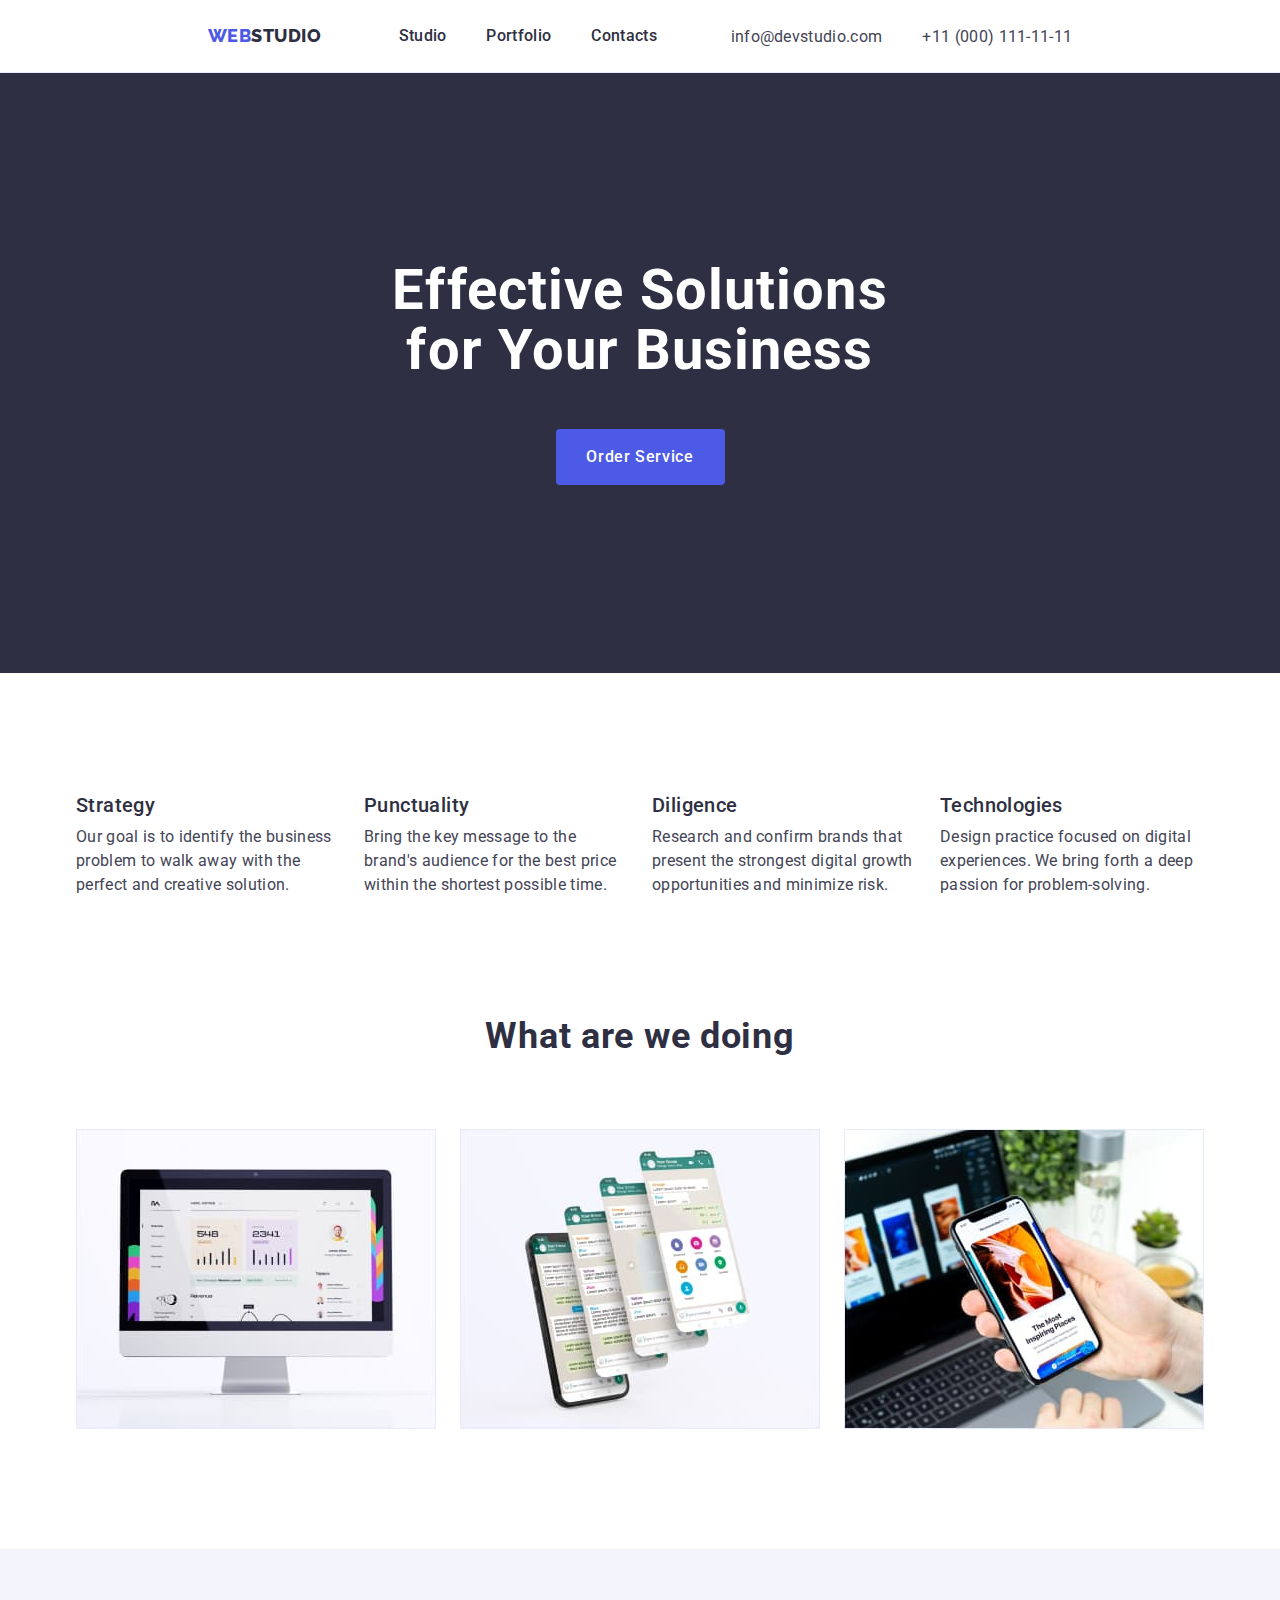
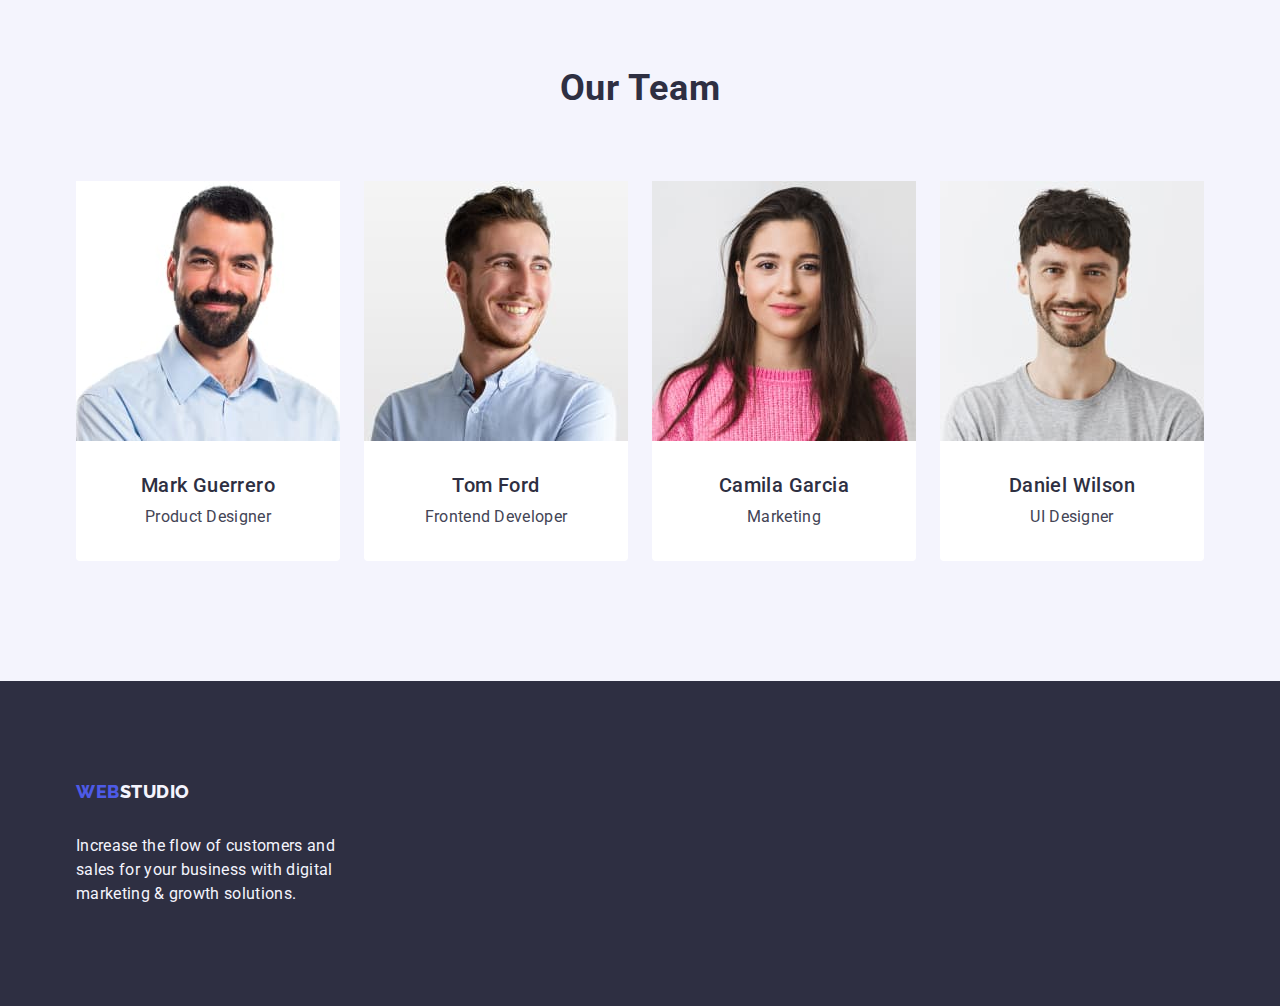
<file: index.html>
<!DOCTYPE html>
<html lang="en">
<head>
    <meta charset="UTF-8">
    <meta name="viewport" content="width=device-width, initial-scale=1.0">
    <link rel="stylesheet" href="https://cdnjs.cloudflare.com/ajax/libs/modern-normalize/1.0.0/modern-normalize.min.css">
    <link rel="stylesheet" href="./css/styles.css">
    <link rel="preconnect" href="https://fonts.googleapis.com">
    <link rel="preconnect" href="https://fonts.gstatic.com" crossorigin>
    <link href="https://fonts.googleapis.com/css2?family=Raleway:wght@800&family=Roboto:wght@400;500;700;900&display=swap"
        rel="stylesheet">
<title>Main page</title>
</head>
<body>
    <header class="top">
        <div class="container top-container">
            <nav class="full-navigation"><a class="logo link" href="https://ljarocka.github.io/goit-markup-hw-03II/">
                    Web<span class="logo-highlight">Studio</span></a>
                <ul class="navigation-menu list">
                    <li><a class="navigation link" href="./index.html">Studio</a></li>
                    <li><a class="navigation link" href="./portfolio.html">Portfolio</a></li>
                    <li><a class="navigation link" href="">Contacts</a></li>
                </ul>
            </nav>
            <address>
                <ul class="contact-menu list">
                    <li><a href="mailto:info@devstudio.com" class="contact link contact-mail">info@devstudio.com</a>
                    </li>
                    <li><a href="tel:+11(000)111-11-11" class="contact link contact-tel">+11 (000) 111-11-11</a>
                    </li>
                </ul>
            </address>
        </div>
    </header>
<main>
<section class="first-order-section">
    <div class="section-order container">
        <h1 class="first-order">Effective Solutions
    for Your Business</h1>
<button type="button" class="order-button">Order Service</button></div>
</section>
<section class="goals">
<div class="mision container"><h2 class="visually-hidden">Description</h2>
    <ul class="description-list list">
        <li class="description-box">
            <h3 class="description-name">Strategy</h3>
            <p class="text">Our goal is to identify the business problem to walk away with the perfect and creative solution.</p></li>
        <li class="description-box">
            <h3 class="description-name">Punctuality</h3>
            <p class="text">Bring the key message to the brand's audience for the best price within the shortest possible time.</p></li>
        <li class="description-box">
            <h3 class="description-name">Diligence</h3>
            <p class="text">Research and confirm brands that present the strongest digital growth opportunities and minimize risk.</p></li>
        <li class="description-box">
            <h3 class="description-name">Technologies</h3>
            <p class="text">Design practice focused on digital experiences. We bring forth a deep passion for problem-solving.</p></li>
    </ul></div>
</section>
<section class="company-services"><div class="container section-services">
            <h2 class="service-fields">What are we doing</h2>
            <ul class="services list">
        <li class="service-options"><img src="images/img1.jpg" alt="Komputer" width="360" height="300"></li>
        <li class="service-options"><img src="images/img2.jpg" alt="Telefon z aplikacjami" width="360" height="300"></li>
        <li class="service-options"><img src="images/img3.jpg" alt="Komputer z telefonem w ręce" width="360" height="300"></li></ul>
</div></section>
<section class="team"><div class="container section-team">
    <h2 class="service-fields">Our Team</h2>
    <ul class="team-members list">
        <li class="person"><img src="images/Mark.jpg" alt="man-with-a-black-beard" width="264" height="260"><div class="person-details"><h3  class="description-name">Mark Guerrero</h3><p class="text">Product Designer</p></div></li>
        <li class="person"><img src="images/Tom.jpg" alt="man-with-a-red-beard" width="264" height="260"><div class="person-details"><h3  class="description-name">Tom Ford</h3><p class="text">Frontend Developer</p></div></li>
        <li class="person"><img src="images/Camilla.jpg" alt="woman-in-a-pink-sweater" width="264" height="260"><div class="person-details"><h3  class="description-name">Camila Garcia</h3><p class="text">Marketing</p></div></li>
        <li class="person"><img src="images/Daniel.jpg" alt="man-in-a-gray-T-shirt" width="264" height="260"><div class="person-details"><h3  class="description-name">Daniel Wilson</h3><p class="text">UI Designer</p></div></li></ul>
</div></section></main>
<footer class="end-section"><div class="container"><a class="logo link" href="https://ljarocka.github.io/goit-markup-hw-03II/">Web<span class="studio-highlight">Studio</span>
</a>
<p class="page-end">Increase the flow of customers and sales for your business with digital marketing & growth solutions.</p>
</div></footer></body>
</html>
</file>
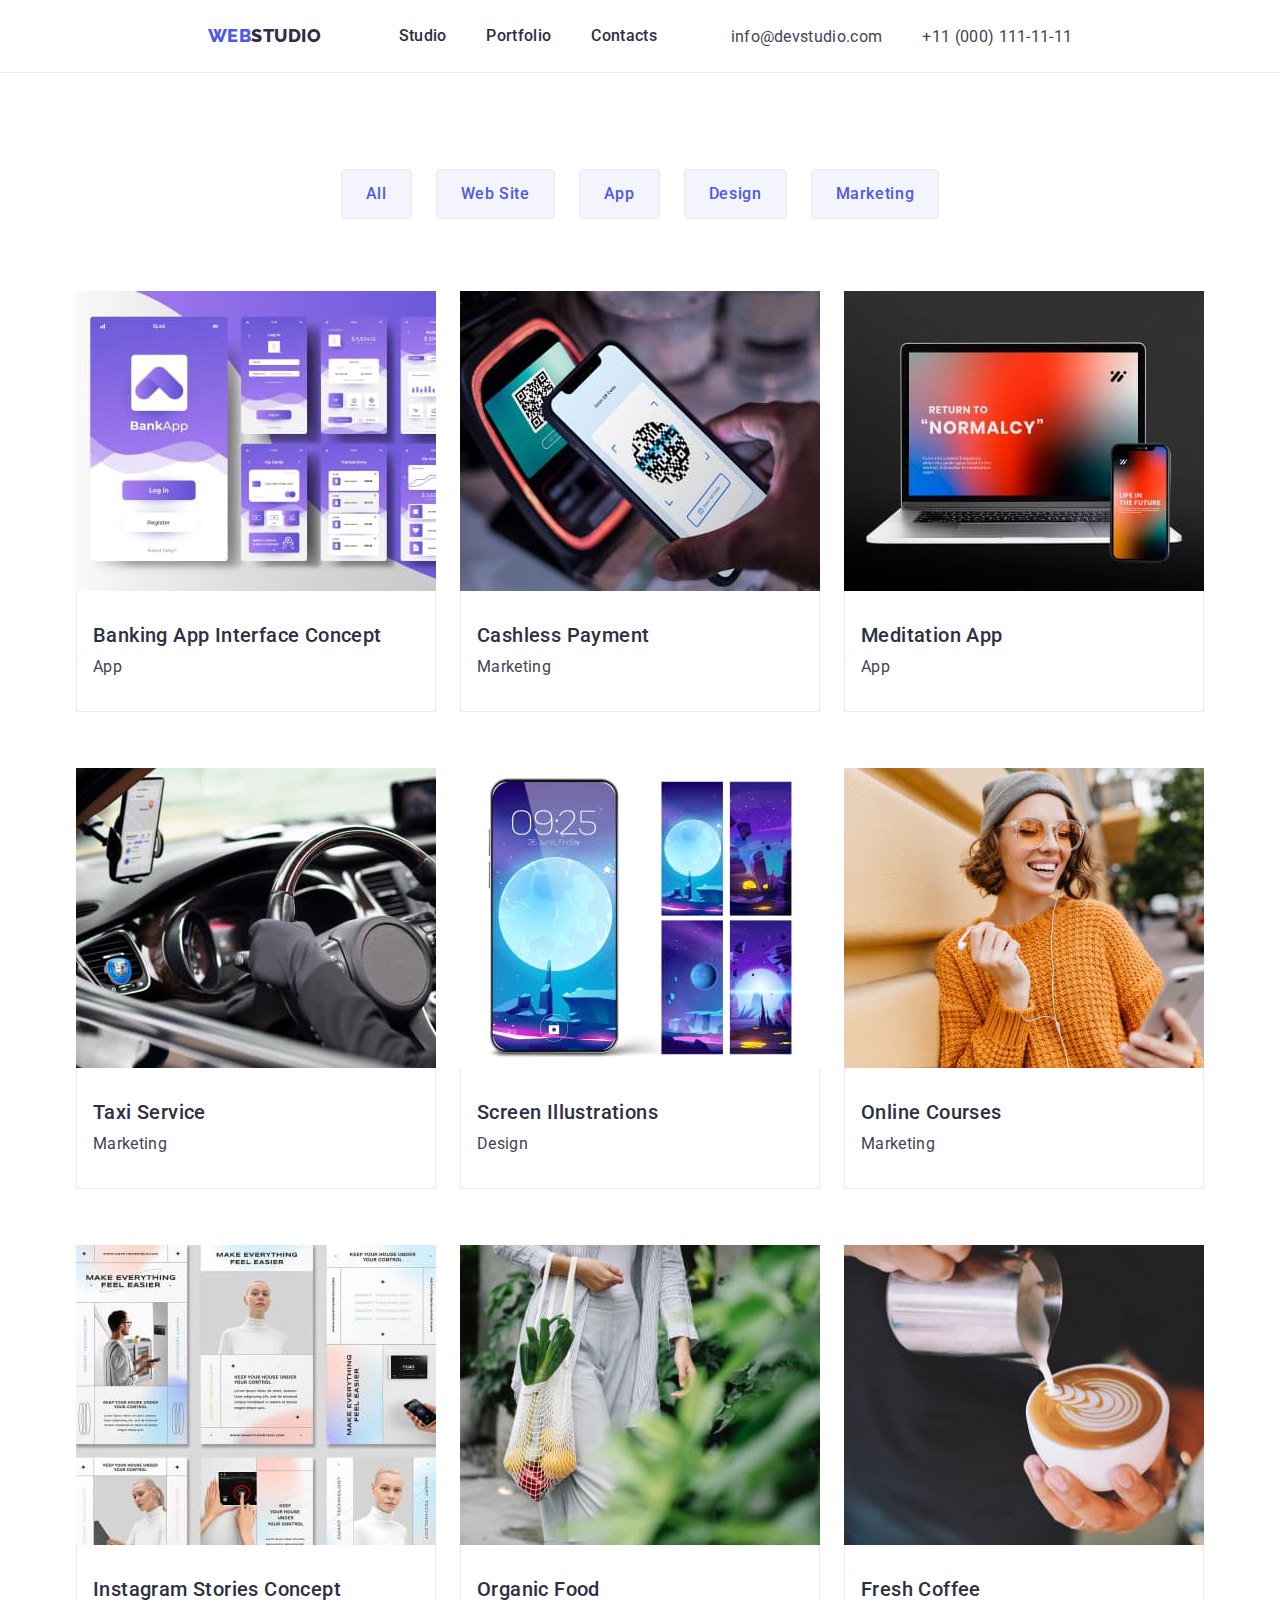
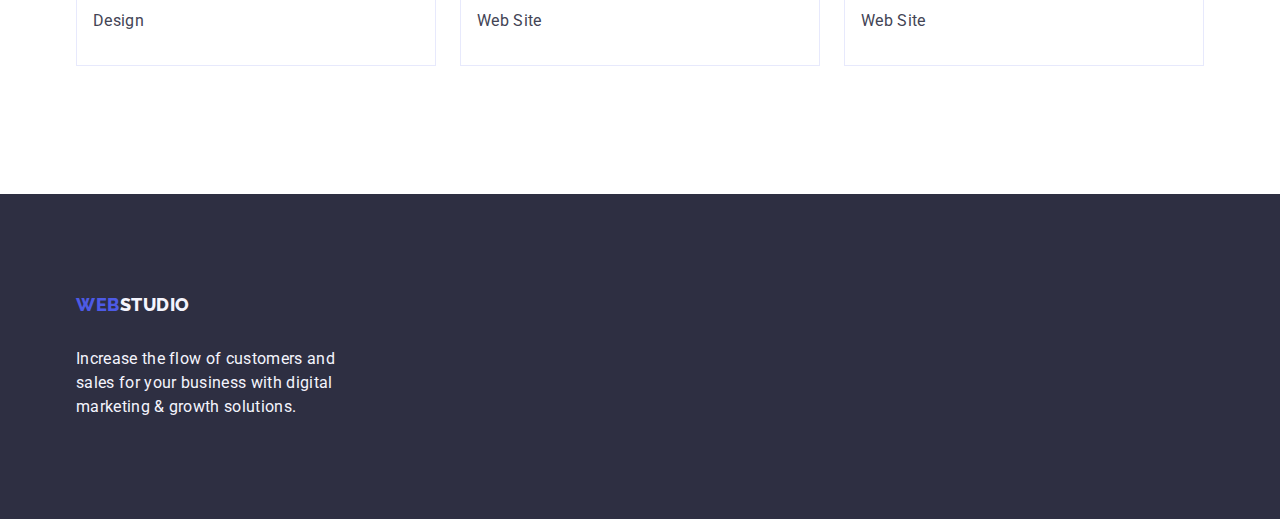
<file: portfolio.html>
<!DOCTYPE html>
<html lang="en">
<head>
    <meta charset="UTF-8">
    <meta name="viewport" content="width=device-width, initial-scale=1.0">
    <link rel="stylesheet" href="https://cdnjs.cloudflare.com/ajax/libs/modern-normalize/1.0.0/modern-normalize.min.css">
    <link rel="stylesheet" href="./css/styles.css">
    <link rel="preconnect" href="https://fonts.googleapis.com">
    <link rel="preconnect" href="https://fonts.gstatic.com" crossorigin>
    <link href="https://fonts.googleapis.com/css2?family=Raleway:wght@800&family=Roboto:wght@400;500;700;900&display=swap"
    rel="stylesheet">
     <title>Portfolio</title>
    </head>
    <body>
            <header class="top">
                <div class="container top-container">
                    <nav class="full-navigation"><a class="logo link"
                            href="https://ljarocka.github.io/goit-markup-hw-03II/">
                            Web<span class="logo-highlight">Studio</span></a>
                        <ul class="navigation-menu list">
                            <li><a class="navigation link" href="./index.html">Studio</a></li>
                            <li><a class="navigation link" href="./portfolio.html">Portfolio</a></li>
                            <li><a class="navigation link" href="">Contacts</a></li>
                        </ul>
                    </nav>
                    <address>
                        <ul class="contact-menu list">
                            <li><a href="mailto:info@devstudio.com" class="contact link contact-mail">info@devstudio.com</a>
                            </li>
                            <li><a href="tel:+11(000)111-11-11" class="contact link contact-tel">+11 (000) 111-11-11</a>
                            </li>
                        </ul>
                    </address>
                </div>
            </header>
        <main>
            <section class="company-portfolio"><div class="portfolio container">
            <h1 class="visually-hidden">To jest Portfolio</h1>
                <ul class="service-navigation-menu list">
                <li><button type="button" class="service-navigation">All</button></li>
                <li><button type="button" class="service-navigation">Web Site</button></li>
                <li><button type="button" class="service-navigation">App</button></li>
                <li><button type="button" class="service-navigation">Design</button></li>
                <li><button type="button" class="service-navigation">Marketing</button></li></ul>
                <ul class="service-carts list">
                    <li class="item"><a class="link" href=""><img class="link" src="./images/banking.jpg" alt="banking" width="360">
                       <div class="item-name"> <h2 class="description-name">Banking App Interface Concept</h2>
                        <p class="text">App</p></div></a>
                    </li>
                    <li  class="item"><a class="link" href=""><img class="link" src="./images/QRcode.jpg" alt="QRcode" width="360">
                        <div class="item-name"><h2 class="description-name">Cashless Payment</h2>
                        <p class="text">Marketing</p></div></a>
                    </li>
                    <li  class="item"><a class="link" href=""><img class="link" src="./images/computer-and-phone.jpg" alt="computer-and-phone" width="360">
                        <div class="item-name"><h2 class="description-name">Meditation App</h2>
                        <p class="text">App</p></div></a>
                    </li>
                    <li  class="item"><a class="link" href=""><img class="link" src="./images/steering-wheel.jpg" alt="steering-wheel" width="360">
                        <div class="item-name"><h2 class="description-name">Taxi Service</h2>
                        <p class="text">Marketing</p></div></a>
                    </li>
                    <li  class="item"><a class="link" href=""><img class="link" src="./images/app-on-your-phone.jpg" alt="app-on-your-phone" width="360">
                        <div class="item-name"><h2 class="description-name">Screen Illustrations</h2>
                        <p class="text">Design</p></div></a>
                    </li>
                    <li  class="item"><a class="link" href=""><img class="link" src="./images/girl-with-glasses.jpg" alt="girl-with-glasses" width="360">
                        <div class="item-name"><h2 class="description-name">Online Courses</h2>
                        <p class="text">Marketing</p></div></a>
                    </li>
                    <li  class="item"><a class="link" href=""><img class="link" src="./images/www-pages.jpg" alt="www-pages" width="360">
                        <div class="item-name"><h2 class="description-name">Instagram Stories Concept</h2>
                        <p class="text">Design</p></div></a>
                    </li>
                    <li  class="item"><a class="link" href=""><img class="link" src="./images/shopping-grid.jpg" alt="shopping-grid" width="360">
                        <div class="item-name"><h2 class="description-name">Organic Food</h2>
                        <p class="text">Web Site</p></div></a>
                    </li>
                    <li  class="item"><a class="link" href=""><img class="link" src="./images/coffee.jpg" alt="coffee" width="360">
                        <div class="item-name"><h2 class="description-name">Fresh Coffee</h2>
                        <p class="text">Web Site</p></div></a>
                    </li>
                </ul></div></section></main>
        <footer class="end-section">
            <div class="container page-footer"><a class="logo link"
                    href="https://ljarocka.github.io/goit-markup-hw-03II/">Web<span class="studio-highlight">Studio</span>
                </a>
                <p class="page-end">Increase the flow of customers and sales for your business with digital marketing & growth
                    solutions.</p>
            </div>
        </footer>
        </body>
        
        </html>
</file>
<file: css/styles.css>
*,
*::before,
*::after {
    box-sizing: border-box;
    margin: 0;
    padding: 0;
}
img {
    display: block;
    max-width: 100%;
    height: auto;
}
button {
    cursor: pointer;
    border: none;
    border-radius: 4px;
}
ul {
    list-style: none;
    margin: 0 auto;
    padding-left: 0;
}
:root {
--color-text: #434455;
--color-background-header: #E7E9FC;
--color-background-team: #2E2F42;
--color-button: #4D5AE5;
--color-button-nav: #404BBF;
--color-logo: #F4F4FD;
--color-buttom-first: #FFFFFF;
}
body {
    font-family: 'Roboto', sans-serif;
    color: var(--color-text);
    background-color: var(--color-buttom-first);
}
.container {
    width: 1158px;
    margin: 0 auto;
    padding: 0 15px;
}
.top-container {
    background-color: var(--color-buttom-first);
    display: flex;
    align-items: baseline;
    justify-content: center;
}
.top {
    border-bottom: 1px solid var(--color-background-header);
}
.navigation {
    font-size: 16px;
    font-weight: 500;
    line-height: 1.5;
    letter-spacing: 0.02em;
    color: var(--color-background-team); 
    text-decoration: none;
    display: block;
    padding: 24px 0;
}
.navigation-menu {
display: flex;
width: 261px;
gap: 40px;
padding-right: 332px;
}
.contact-menu {
    display: flex;
    gap: 40px;
}
.contact {
    color: var(--color-text);
    text-decoration: none;
    font-size: 16px;
    font-style: normal;
    font-weight: 400;
    line-height: 1.5;
    letter-spacing: 0.02em;
}
.contact-mail {
width: 153px;
}
.contact-tel {
width: 151px;
}
.navigation:hover {
    color:var(--color-button-nav);
    cursor: pointer;
}
.navigation:focus {
    color: var(--color-button-nav);
}
.contact:hover {
    color: var(--color-button-nav);
    cursor: pointer;
}
.contact:focus {
    color: var(--color-button-nav);}
.full-navigation {
    display: flex;
    align-items: center;
}
.first-order-section {
    padding: 188px 0;
    background-color: var(--color-background-team);
    margin: 0 auto;
}
.first-order {
    color: var(--color-buttom-first); 
    line-height: 1.07;
    font-weight: 700;
    font-size: 56px;
    letter-spacing: 0.02em;
    text-align: center;
    max-width: 496px;
   padding-bottom: 48px;
   margin: auto;
}
.section-order {
    color: var(--color-buttom-first);
    font-weight: 500;
    font-size: 16px;
    line-height: 1.5;
}
.service-fields {
    color: var(--color-background-team);
    font-size: 36px;
    line-height: 1.11;
    font-weight: 700;
    letter-spacing: 0.02em;
    text-align: center;
    width: 323px;
    margin-bottom: 72px;
    margin-left: auto;
    margin-right: auto;
}
.contact-menu .service .team-members .service-navigation-menu .list {
    list-style: none;}

.description-name {
    color: var(--color-background-team);
    font-size: 20px;
    line-height: 1.2;
    font-weight: 500;
    letter-spacing: 0.02em;
    margin-bottom: 8px;
}
.company-services {
    padding-bottom: 120px; 
}
.services {
display: flex;
gap: 24px;
}
.logo {
    font-family: 'Raleway', sans-serif;
    font-size: 18px;
    text-decoration: none;
    text-transform: uppercase;
    color:var(--color-button);
    line-height: 1.17;
    font-weight: 800;
    letter-spacing: 0.03em;
    width: 115px;
    margin-right: 76px;
}
.logo .logo-highlight {
    color:var(--color-background-team);
}
.studio-highlight {
    color: var(--color-logo);
}
.end-section {
background-color:var(--color-background-team);
padding: 100px 0;
}
.goals {
    padding: 120px 0;
}
.company-portfolio {
    padding-top: 96px;
    padding-bottom: 120px;
}
.order-button {
    font-family: "Roboto", sans-serif;
    background-color: var(--color-button);
    color: var(--color-buttom-first);
    font-size: 16px;
    line-height: 1.5;
    font-weight: 500;
    letter-spacing: 0.04em;
    cursor: pointer;
    height: 56px;
    display: block;
    margin: 0 auto;
    min-width: 169px;
}
.order-button:hover {
    background-color: var(--color-button-nav);
    cursor: pointer;
}
.order-button:focus {
    color: var(--color-button-nav);
    background-color: var(--color-button-nav);
}
.service-navigation {
    font-family: "Roboto", sans-serif;
    background-color:var(--color-logo);
    color: var(--color-button);
    font-weight: 500;
    font-size: 16px;
    line-height: 1.5;
    letter-spacing: 0.04em;
    cursor: pointer;
    padding: 12px 24px;
    border: 1px solid var(--color-background-header);
}
.service-navigation:hover {
    background-color:var(--color-button-nav);
    color: var(--color-buttom-first);
    border: 1px solid transparent;
}
.service-navigation:focus {
    background-color: var(--color-button-nav);
    color: var(--color-buttom-first);
    border: 1px solid transparent;
}
.page-end {
    color:var(--color-logo);
    font-size: 16px;
    font-weight: 400;
    line-height: 1.5;
    letter-spacing: 0.02em;
    width: 264px;
    padding-top: 16px;
}
.text {
    font-size: 16px;
    line-height: 1.5;
    letter-spacing: 0.02em;
    color: var(--color-text);
    font-weight: 400;
}
.link {
    text-decoration: none;
}
footer .link {
    margin-bottom: 16px;
    display: inline-block;
}
.person {
    background-color: var(--color-buttom-first);
    display: block;
    height: auto;
}
.team-members .person {
width: calc((100% - 72px) / 4);
border-radius: 0px 0px 4px 4px;
}
.person-details {
    padding: 32px 0px;
}
.person .description-name {
    text-align: center;
}
.person .text {
    text-align: center;
}
.contact-header {
    font-style: normal;
}
.list {
    list-style-type: none;
    display: flex;
}
.visually-hidden {
    position: absolute;
    width: 1px;
    height: 1px;
    margin: -1px;
    border: 0;
    padding: 0;
    white-space: nowrap;
    clip-path: inset(100%);
    clip: rect(0 0 0 0);
    overflow: hidden;
}
.description-list .list {
    display: flex;
    flex-wrap: wrap;
   
}
.description-list {
    gap: 24px;
}
.description-box {
    flex-basis: calc((100% - 72px) / 4);
}
.goals {
    padding: 120px 0;
}
.services.service-options {
    width: calc((100% - 48px) / 3);
    border-radius: 0px 0px 4px 4px;
}   
.services {
display: flex;
gap: 24px;
}
.team {
    padding: 120px 0;
    background-color: var(--color-logo);
}
.team-members {
display: flex;
gap: 24px;
}
.service-navigation-menu {
    gap: 24px;
    justify-content: center;
    margin-bottom: 72px;
}
.service-carts {
    column-gap: 24px;
    display: flex;
    flex-wrap: wrap;
    row-gap: 48px;
}
.item {
    width: calc((100% - 48px) / 3);
    
    }
.item-name {
    padding: 32px 16px;
    border: 1px solid var(--color-background-header);
    border-top: none;
    margin-bottom: 8px;

}
</file>
